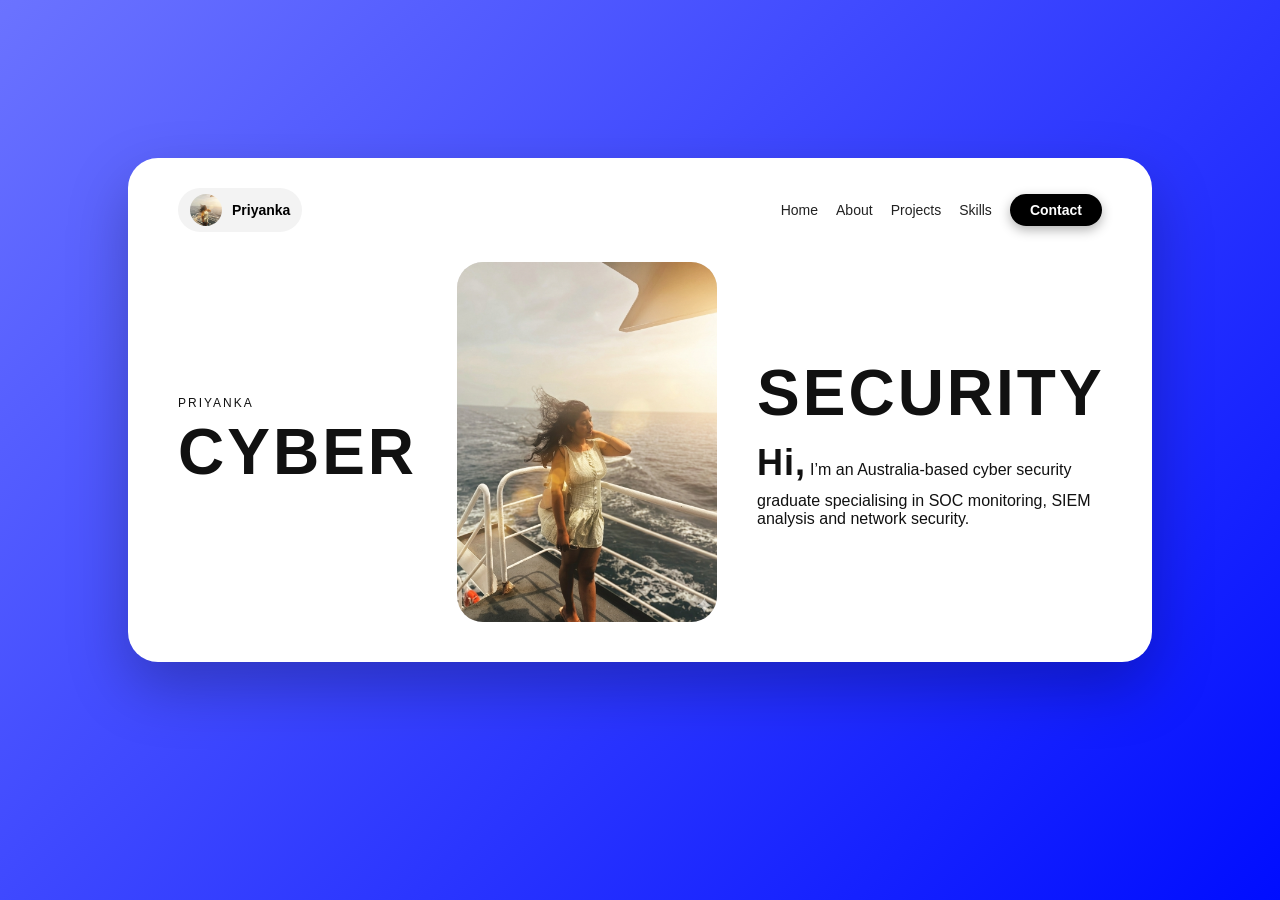
<file: index.html>
<!DOCTYPE html>
<html lang="en">
<head>
  <meta charset="UTF-8">
  <title>Priyanka | Cyber Security Portfolio</title>
  <meta name="viewport" content="width=device-width, initial-scale=1">
  <link rel="stylesheet" href="css/style.css">
</head>
<body>

  <!-- HERO SECTION -->
  <section class="hero">
    <div class="hero-card">

      <!-- top mini profile and menu -->
      <header class="hero-header">
        <div class="mini-profile">
          <img src="images/profile.png" alt="Profile" class="mini-avatar">
          <span class="mini-name">Priyanka</span>
        </div>
        <ul class="hero-menu">
          <li><a href="index.html"class="active">Home</a></li>
          <li><a href="about.html">About</a></li>
          <li><a href="projects.html">Projects</a></li>
          <li><a href="skills.html">Skills</a></li>
          <li><a href="contact.html" class="pill-btn">Contact</a></li>
        </ul>
      </header>

      <!-- center content -->
      <div class="hero-main">
        <div class="hero-text hero-left">
          <p class="small-label">PRIYANKA</p>
          <h1>CYBER</h1>
        </div>
<div class="hero-photo">
    <img src="images/profile.png" alt="Profile" class="hero-img">
  </div>
       <div class="hero-text hero-right">
  <h1>SECURITY</h1>
  <p class="subtitle">
    <h2 class="big-hi">Hi,</h2>I’m an Australia‑based cyber security graduate specialising in SOC monitoring, SIEM analysis and network security. </p>
</div>

    </div>
  </section>

</body>
</html>
</file>
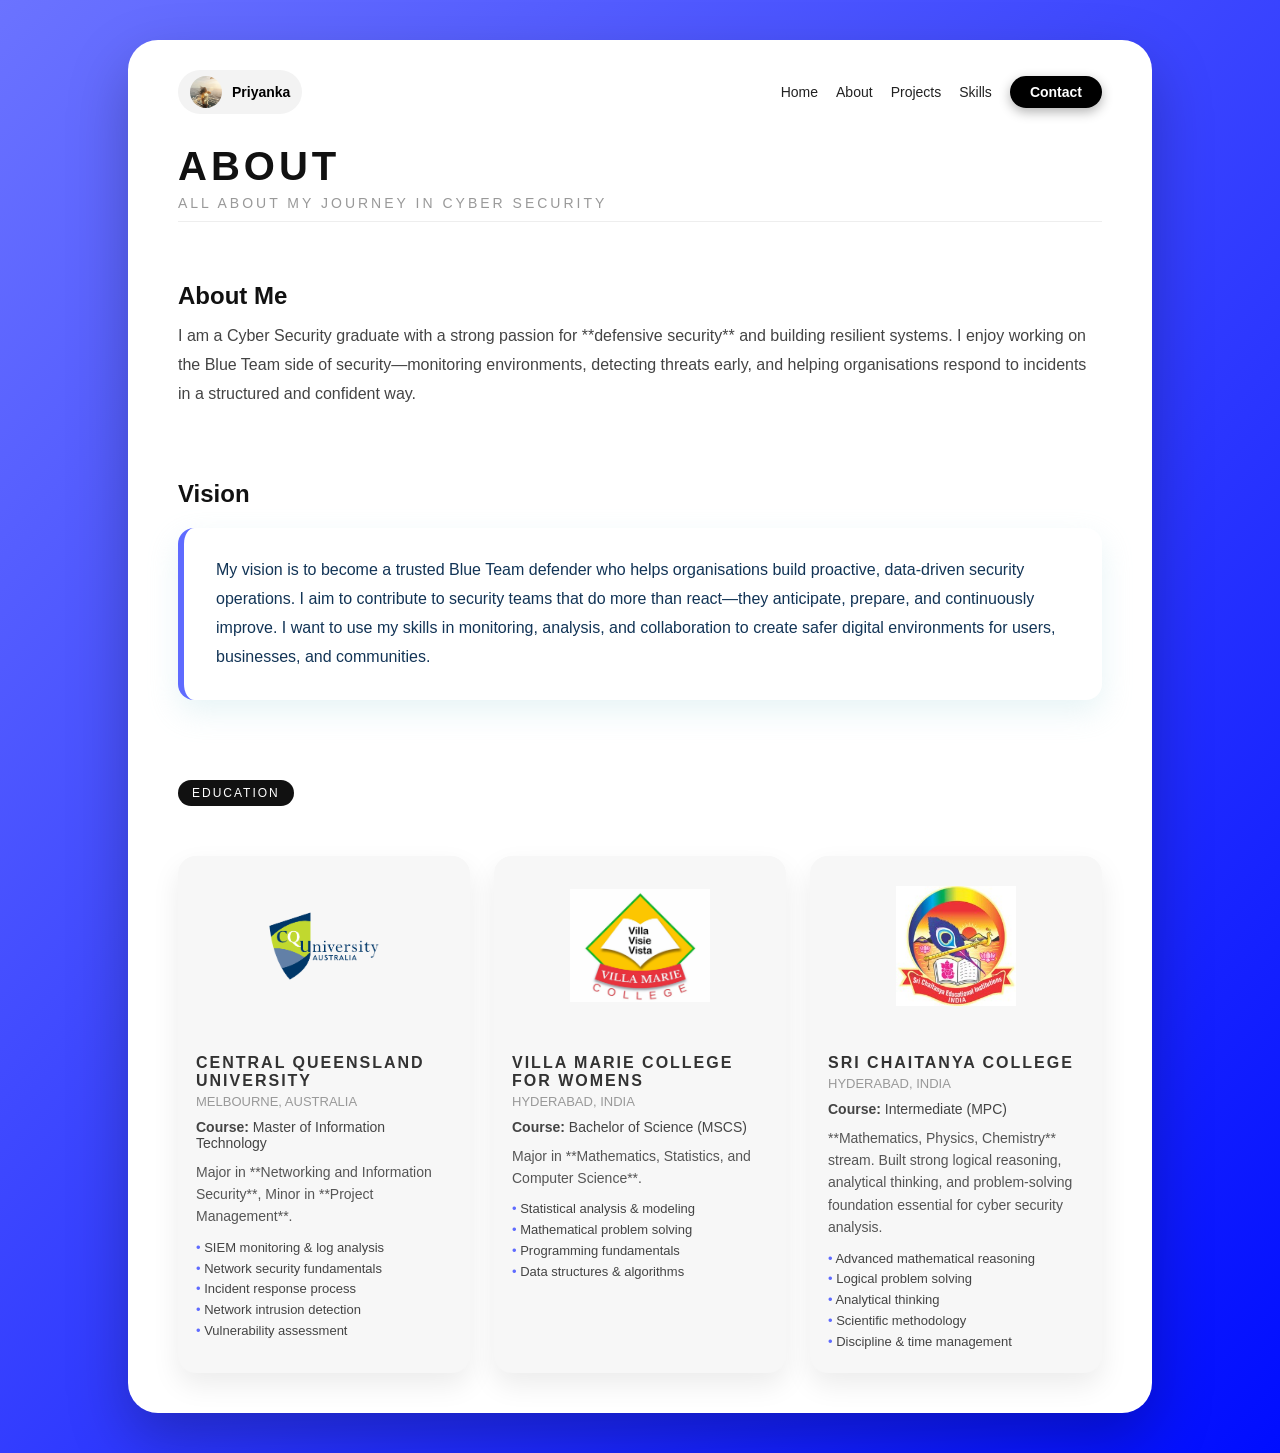
<file: about.html>
<!DOCTYPE html>
<html lang="en">
<head>
  <meta charset="UTF-8">
  <title>About | Priyanka | Cyber Security Portfolio</title>
  <meta name="viewport" content="width=device-width, initial-scale=1">
  <link rel="stylesheet" href="css/style.css">
</head>
<body>

  <section class="hero">
    <div class="hero-card">

      <!-- top mini profile and menu -->
      <header class="hero-header">
        <div class="mini-profile">
          <img src="images/profile.png" alt="Profile" class="mini-avatar">
          <span class="mini-name">Priyanka</span>
        </div>
        <ul class="hero-menu">
          <li><a href="index.html">Home</a></li>
          <li><a href="about.html" class="active">About</a></li>
          <li><a href="projects.html">Projects</a></li>
          <li><a href="skills.html">Skills</a></li>
          <li><a href="contact.html" class="pill-btn">Contact</a></li>
        </ul>
      </header>

      <!-- ABOUT HEADING -->
      <div class="about-header">
        <h1 class="about-main-title">ABOUT</h1>
        <p class="about-subtitle">All about my journey in cyber security</p>
      </div>

      <!-- ABOUT ME TEXT -->
      <section class="about-me">
        <h2>About Me</h2>
        <p>
          I am a Cyber Security graduate with a strong passion for **defensive security** and building resilient systems. 
          I enjoy working on the Blue Team side of security—monitoring environments, detecting threats early, 
          and helping organisations respond to incidents in a structured and confident way.
        </p>
        <!-- ... rest of your about me text ... -->
      </section>

      <!-- VISION BOX -->
     <section class="vision-section">
  <h2>Vision</h2>
  <div class="vision-box">
    <p>
      My vision is to become a trusted Blue Team defender who helps organisations build 
      proactive, data-driven security operations. I aim to contribute to security teams 
      that do more than react—they anticipate, prepare, and continuously improve. 
      I want to use my skills in monitoring, analysis, and collaboration to create safer 
      digital environments for users, businesses, and communities.
    </p>
  </div>
</section>


      <!-- EDUCATION TITLE -->
      <div class="edu-header-row">
        <span class="edu-tag">EDUCATION</span>
      </div>

      <!-- EDUCATION COLUMNS - 3 COLUMNS -->
      <section class="education-grid">
        <!-- UNI -->
        <article class="edu-card">
          <div class="edu-photo">
            <img src="images/uni.png" alt="University">
          </div>
          <div class="edu-body">
            <h3 class="edu-name">Central Queensland University</h3>
            <p class="edu-location">Melbourne, Australia</p>
            <p class="edu-course"><strong>Course:</strong> Master of Information Technology</p>
            <p class="edu-desc">
              Major in **Networking and Information Security**, Minor in **Project Management**.
            </p>
            <ul class="edu-skills">
              <li>SIEM monitoring & log analysis</li>
              <li>Network security fundamentals</li>
              <li>Incident response process</li>
              <li>Network intrusion detection</li>
              <li>Vulnerability assessment</li>
            </ul>
          </div>
        </article>

        <!-- COLLEGE -->
        <article class="edu-card">
          <div class="edu-photo">
            <img src="images/college.jpg" alt="College">
          </div>
          <div class="edu-body">
            <h3 class="edu-name">Villa Marie College for Womens</h3>
            <p class="edu-location">HYderabad, India</p>
            <p class="edu-course"><strong>Course:</strong> Bachelor of Science (MSCS)</p>
            <p class="edu-desc">
              Major in **Mathematics, Statistics, and Computer Science**.
            </p>
            <ul class="edu-skills">
              <li>Statistical analysis & modeling</li>
              <li>Mathematical problem solving</li>
              <li>Programming fundamentals</li>
              <li>Data structures & algorithms</li>
            </ul>
          </div>
        </article>

        <!-- INTERMEDIATE -->
        <article class="edu-card">
          <div class="edu-photo">
            <img src="images/intermediate.jpg" alt="Intermediate">
          </div>
          <div class="edu-body">
            <h3 class="edu-name">Sri Chaitanya College</h3>
            <p class="edu-location">Hyderabad, India</p>
            <p class="edu-course"><strong>Course:</strong> Intermediate (MPC)</p>
            <p class="edu-desc">
              **Mathematics, Physics, Chemistry** stream. Built strong logical reasoning, 
              analytical thinking, and problem-solving foundation essential for cyber security analysis.
            </p>
            <ul class="edu-skills">
              <li>Advanced mathematical reasoning</li>
              <li>Logical problem solving</li>
              <li>Analytical thinking</li>
              <li>Scientific methodology</li>
              <li>Discipline & time management</li>
            </ul>
          </div>
        </article>
      </section>

    </div>
  </section>

</body>
</html>
</file>
<file: css/style.css>
* {
  margin: 0;
  padding: 0;
  box-sizing: border-box;
  font-family: Arial, Helvetica, sans-serif;
}

body {
  background: linear-gradient(135deg, #6b73ff, #000dff);
  min-height: 100vh;
}

.big-hi {
  font-size: 36px;
  font-weight: 700;
  color: #111;
  display: inline-block;
  margin-bottom: 8px;
  margin-right: 4px;
  letter-spacing: 1px;
}


/* NAVBAR */

nav {
  display: flex;
  justify-content: space-between;
  align-items: center;
  padding: 20px 10%;
  background: rgba(0, 0, 0, 0.15);
  backdrop-filter: blur(10px);
  color: #fff;
}

.logo {
  font-size: 22px;
  font-weight: bold;
}

nav ul {
  display: flex;
  list-style: none;
  gap: 25px;
}

nav a {
  color: #fff;
  text-decoration: none;
  font-size: 16px;
  opacity: 0.8;
}

nav a:hover,
nav a.active {
  opacity: 1;
}

/* HERO WRAPPER */

.hero {
  min-height: calc(100vh - 80px);
  display: flex;
  align-items: center;
  justify-content: center;
  padding: 40px 10%;
}

/* MAIN CARD */

.hero-card {
  background: #ffffff;
  width: 100%;
  max-width: 1100px;
  border-radius: 30px;
  padding: 30px 50px 40px;
  box-shadow: 0 25px 60px rgba(0, 0, 0, 0.25);
  display: flex;
  flex-direction: column;
  gap: 30px;
}

/* TOP MINI HEADER INSIDE CARD */

.hero-header {
  display: flex;
  justify-content: space-between;
  align-items: center;
}

.mini-profile {
  display: flex;
  align-items: center;
  gap: 10px;
  padding: 6px 12px;
  border-radius: 999px;
  background: #f3f3f3;
}

.mini-avatar {
  width: 32px;
  height: 32px;
  border-radius: 50%;
  object-fit: cover;
}

.mini-name {
  font-size: 14px;
  font-weight: 600;
}

.hero-menu {
  display: flex;
  list-style: none;
  gap: 18px;
  font-size: 14px;
}

.hero-menu a {
  color: #222;
  text-decoration: none;
}

.pill-btn {
  padding: 8px 20px;
  border-radius: 999px;
  background: #000000;        /* Pure black */
  color: #ffffff !important;  /* Pure white text */
  font-weight: 600;
  box-shadow: 0 4px 12px rgba(0, 0, 0, 0.3);  /* Slight shadow */
}


/* CENTER LAYOUT */

.hero-main {
  display: grid;
  grid-template-columns: 1fr auto 1fr;
  align-items: center;
  gap: 40px;
}

.hero-text h1 {
  font-size: 64px;
  letter-spacing: 3px;
}

.hero-text {
  color: #111;
}

.small-label {
  font-size: 12px;
  letter-spacing: 2px;
  margin-bottom: 5px;
}

/* PHOTO COLUMN */

.hero-photo-wrap {
  position: relative;
  display: flex;
  justify-content: center;
}

.hero-photo {
  width: 260px;
  height: 360px;
  border-radius: 26px;
  overflow: hidden;
  background: #e5e5e5;
}

.hero-img {
  width: 100%;
  height: 100%;
  object-fit: cover;
}

.hi-btn {
  position: absolute;
  bottom: -20px;
  left: 50%;
  transform: translateX(-50%);
  border: none;
  background: #5f6bff;
  color: #fff;
  width: 60px;
  height: 60px;
  border-radius: 50%;
  font-size: 18px;
  cursor: pointer;
  box-shadow: 0 10px 25px rgba(0, 0, 0, 0.25);
}

/* RIGHT TEXT */

.hero-right h1 {
  text-align: left;
}

.subtitle {
  margin-top: 12px;
  font-size: 14px;
  line-height: 1.7;
  color: #555;
}

/* FOOTER DOT */

.hero-footer {
  display: flex;
  justify-content: center;
  margin-top: 10px;
}

.slider-dot {
  width: 40px;
  height: 12px;
  border-radius: 999px;
  border: 2px solid #111;
}

/* RESPONSIVE */

@media (max-width: 900px) {
  .hero-card {
    padding: 25px 20px 35px;
  }

  .hero-main {
    grid-template-columns: 1fr;
    text-align: center;
  }

  .hero-left,
  .hero-right {
    text-align: center;
  }
}

/*-----------------------------------------------------------------------------------ABOUT---------------------------------------------------------------------------*/


/* ABOUT PAGE GENERAL */

.about-header {
  text-align: left;
  margin-bottom: 30px;
  border-bottom: 1px solid #eee;
  padding-bottom: 10px;
}

.about-main-title {
  font-size: 40px;
  letter-spacing: 4px;
  color: #111;
}

.about-subtitle {
  font-size: 14px;
  text-transform: uppercase;
  letter-spacing: 3px;
  color: #999;
  margin-top: 6px;
}

.about-me {
  margin-bottom: 30px;
}

.about-me h2,
.vision-section h2 {
  font-size: 24px;
  margin-bottom: 12px;
  color: #111;
}

.about-me p {
  font-size: 16px;
  color: #444;
  line-height: 1.8;
  margin-bottom: 12px;
}

/* VISION NOTE BOX */

.vision-section {
  margin-bottom: 40px;  /* More space below */
}

.vision-box {
  background: #fff !important;
  padding: 28px 32px;   /* More padding inside */
  border-radius: 16px;
  box-shadow: 0 12px 30px rgba(175, 218, 224, 0.3);
  border-left: 6px solid #5f6bff;
  margin-top: 20px;
  min-height: 120px;    /* Minimum height */
  display: flex;
  align-items: center;
}

.vision-box p {
  font-size: 16px;
  color: #123456 !important;
  line-height: 1.8;
  margin: 0;
  max-width: 100%;      /* Prevent overflow */
  word-wrap: break-word;
}


/* EDUCATION HEADER TAG */

.edu-header-row {
  margin: 10px 0 20px;
}

.edu-tag {
  display: inline-block;
  background: #111;
  color: #fff;
  font-size: 12px;
  letter-spacing: 2px;
  padding: 6px 14px;
  border-radius: 999px;
  text-transform: uppercase;
}

/* EDUCATION GRID (3 COLUMNS) */

.education-grid {
  display: grid;
  grid-template-columns: repeat(3, 1fr);  /* 3 equal columns */
  gap: 24px;
}


.edu-card {
  background: #f7f7f7;
  border-radius: 18px;
  overflow: hidden;
  box-shadow: 0 12px 28px rgba(0, 0, 0, 0.08);
  display: flex;
  flex-direction: column;
}

.edu-photo {
  height: 180px;           /* Fixed container height */
  display: flex;
  align-items: center;     /* Centers vertically */
  justify-content: center; /* Centers horizontally */
}

.edu-photo img {
  max-width: 140px;
  max-height: 120px;
  object-fit: contain;     /* Keeps proportions perfect */
}


.edu-body {
  padding: 18px 18px 20px;
}

.edu-name {
  font-size: 16px;
  letter-spacing: 2px;
  text-transform: uppercase;
  color: #333;
  margin-bottom: 4px;
}

.edu-location {
  font-size: 13px;
  text-transform: uppercase;
  color: #999;
  margin-bottom: 10px;
}

.edu-course {
  font-size: 14px;
  color: #444;
  margin-bottom: 10px;
}

.edu-desc {
  font-size: 14px;
  color: #555;
  line-height: 1.6;
  margin-bottom: 10px;
}

.edu-skills {
  list-style: none;
  padding-left: 0;
  font-size: 13px;
  color: #444;
  line-height: 1.6;
}

.edu-skills li::before {
  content: "• ";
  color: #5f6bff;
}

/* RESPONSIVE EDUCATION */

@media (max-width: 900px) {
  .education-grid {
    grid-template-columns: 1fr;
  }
}


/*------------------------------------------------ PROJECT SECTION ------------------------------------------------*/

.projects-container{
display:flex;
gap:60px;
margin-top:40px;
align-items:flex-start;
}

/* LEFT SIDE */

.projects-left{
width:45%;
display:flex;
flex-direction:column;
gap:14px;
}

/* PROJECT CARD */

.project-item{
background:#f8f8f8;
border-radius:18px;
padding:18px 22px;
cursor:pointer;
transition:all 0.35s ease;
border:1px solid #e8e8e8;
overflow:hidden;
}

/* TITLE */

.project-title{
display:flex;
align-items:center;
gap:10px;
font-size:18px;
font-weight:600;
}

.number{
font-size:18px;
color:#5f6bff;
font-weight:700;
}

/* DESCRIPTION (ANIMATION) */

.project-description{
max-height:0;
opacity:0;
overflow:hidden;
transition:all 0.45s ease;
margin-top:10px;
font-size:14px;
color:#555;
line-height:1.6;
}

/* ACTIVE CARD */

.project-item.active{
background:linear-gradient(135deg,#5f6bff,#4c57e6);
color:white;
transform:translateX(6px);
box-shadow:0 12px 25px rgba(0,0,0,0.15);
}

.project-item.active .project-description{
max-height:120px;
opacity:1;
color:white;
}

/* RIGHT SIDE */

.projects-right{
width:55%;
display:flex;
justify-content:center;
align-items:center;
}

/* IMAGE */

.project-preview{
width:100%;
max-width:420px;
border-radius:22px;
box-shadow:0 20px 40px rgba(0,0,0,0.18);

/* animation */
opacity:1;
transform:translateY(0) rotate(-5deg);
transition:all 0.45s ease;
}

/* IMAGE ANIMATION WHEN CHANGED */

.project-preview.animate{
opacity:0;
transform:translateY(40px) rotate(-5deg);
}

/* RESPONSIVE */

@media(max-width:900px){

.projects-container{
flex-direction:column;
}

.projects-left{
width:100%;
}

.projects-right{
width:100%;
}

.project-preview{
transform:none;
}

}
</file>
